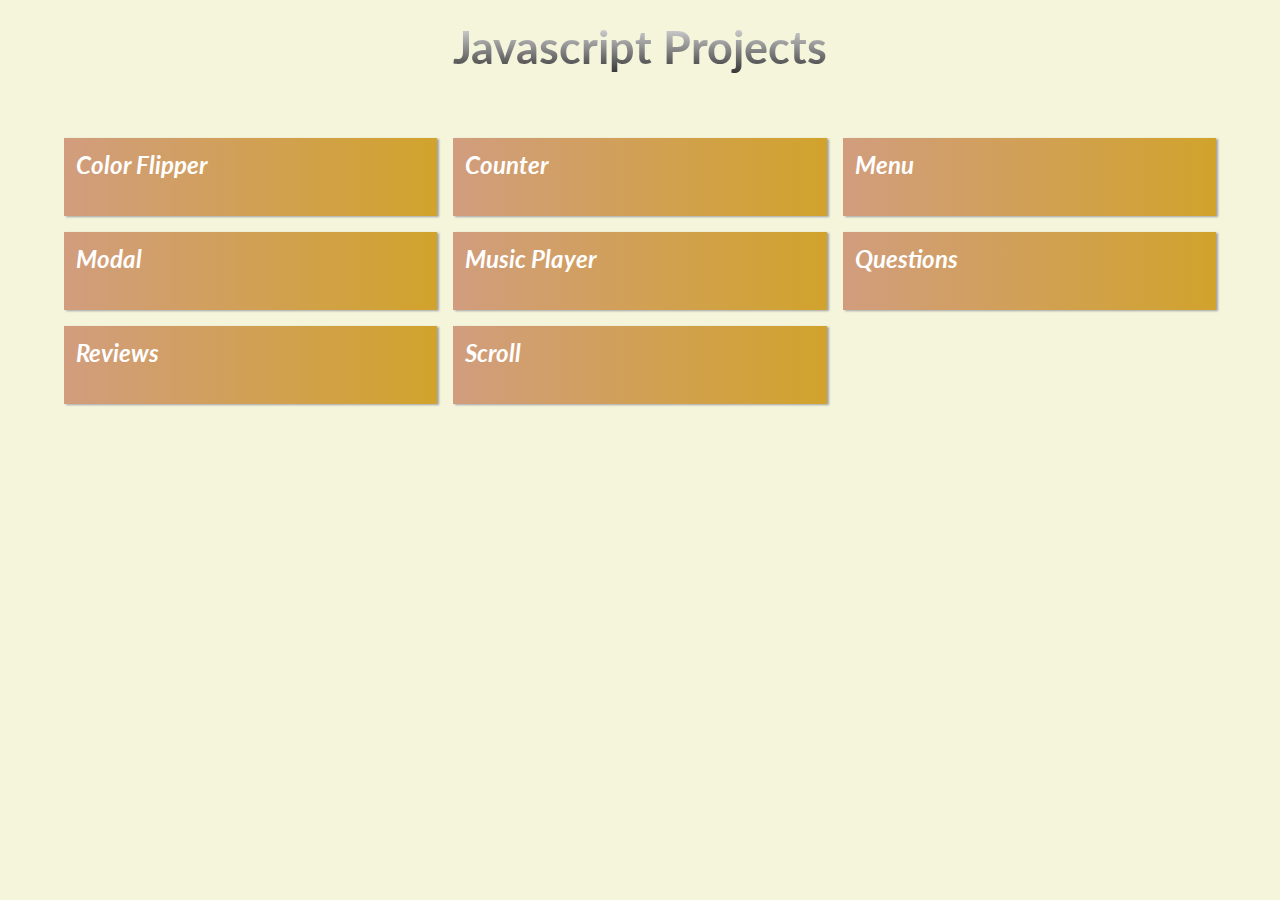
<file: index.html>
<!DOCTYPE html>
<html lang="en">

<head>
    <meta charset="UTF-8" />
    <meta http-equiv="X-UA-Compatible" content="IE=edge" />
    <meta name="viewport" content="width=device-width, initial-scale=1.0" />
    <link rel="stylesheet" href="./style.css" />
    <title>All JS</title>
</head>

<body>
    <main>
        <div class="heading">
            <h1>Javascript Projects</h1>
            
        </div>
        <div class="wrapper">
            <div class="cards">
                <div class="project" >
                    <h2>
                        <a href="/color-flipper/index.html" target="_blank">Color Flipper</a>
                    </h2>
                </div>
                <div class="project">
                    <h2>
                        <a href="/counter/index.html" target="_blank">Counter</a>
                    </h2>
                </div>
                <div class="project">
                    <h2>
                        <a href="/menu/index.html" target="_blank">Menu</a>
                    </h2>
                </div>
                <div class="project">
                    <h2>
                        <a href="/modal/index.html" target="_blank">Modal</a>
                    </h2>
                </div>
                <div class="project">
                    <h2>
                        <a href="/music-player/index.html" target="_blank">Music Player</a>
                    </h2>
                </div>
                <div class="project">
                    <h2>
                        <a href="/questions/index.html" target="_blank">Questions</a>
                    </h2>
                </div>
                <div class="project">
                    <h2>
                        <a href="/reviews/index.html" target="_blank">Reviews</a>
                    </h2>
                </div>
                 <div class="project">
                    <h2>
                        <a href="/scroll/index.html" target="_blank">Scroll</a>
                    </h2>
                </div>

            </div>
        </div>
        </div>
    </main>

    <!-- <script src="app.js"></script> -->
    <script src="app.js"></script>
</body>

</html>
</file>
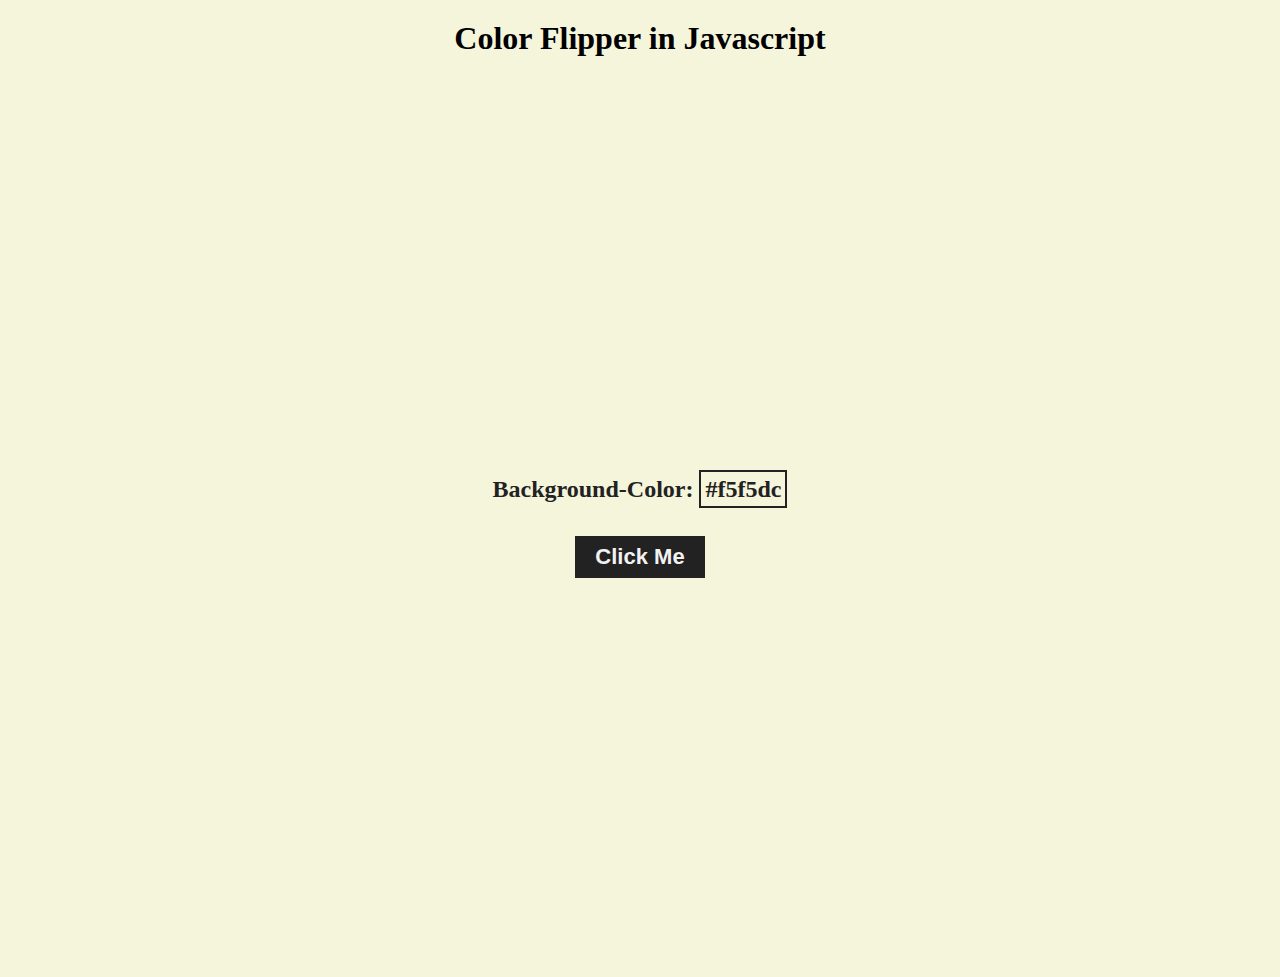
<file: color-flipper/index.html>
<!DOCTYPE html>
<html lang="en">
	<head>
		<meta charset="UTF-8" />
		<meta http-equiv="X-UA-Compatible" content="IE=edge" />
		<meta name="viewport" content="width=device-width, initial-scale=1.0" />
		<link rel="stylesheet" href="./style.css" />
		<title>Color Flipper</title>
	</head>
	<body>
		<div class="heading">
			<h1>Color Flipper in Javascript</h1>
		</div>
		<main>
			<div class="wrapper">
				<div class="main-data">
					<h2>
						Background-Color: <span class="color">#f5f5dc</span>
					</h2>
					<div class="btn-wrapper">
						<button id="btn" class="btn">Click Me</button>
					</div>
				</div>
			</div>
		</main>

		<!-- <script src="app.js"></script> -->
		<script src="hex.js"></script>
	</body>
</html>
</file>
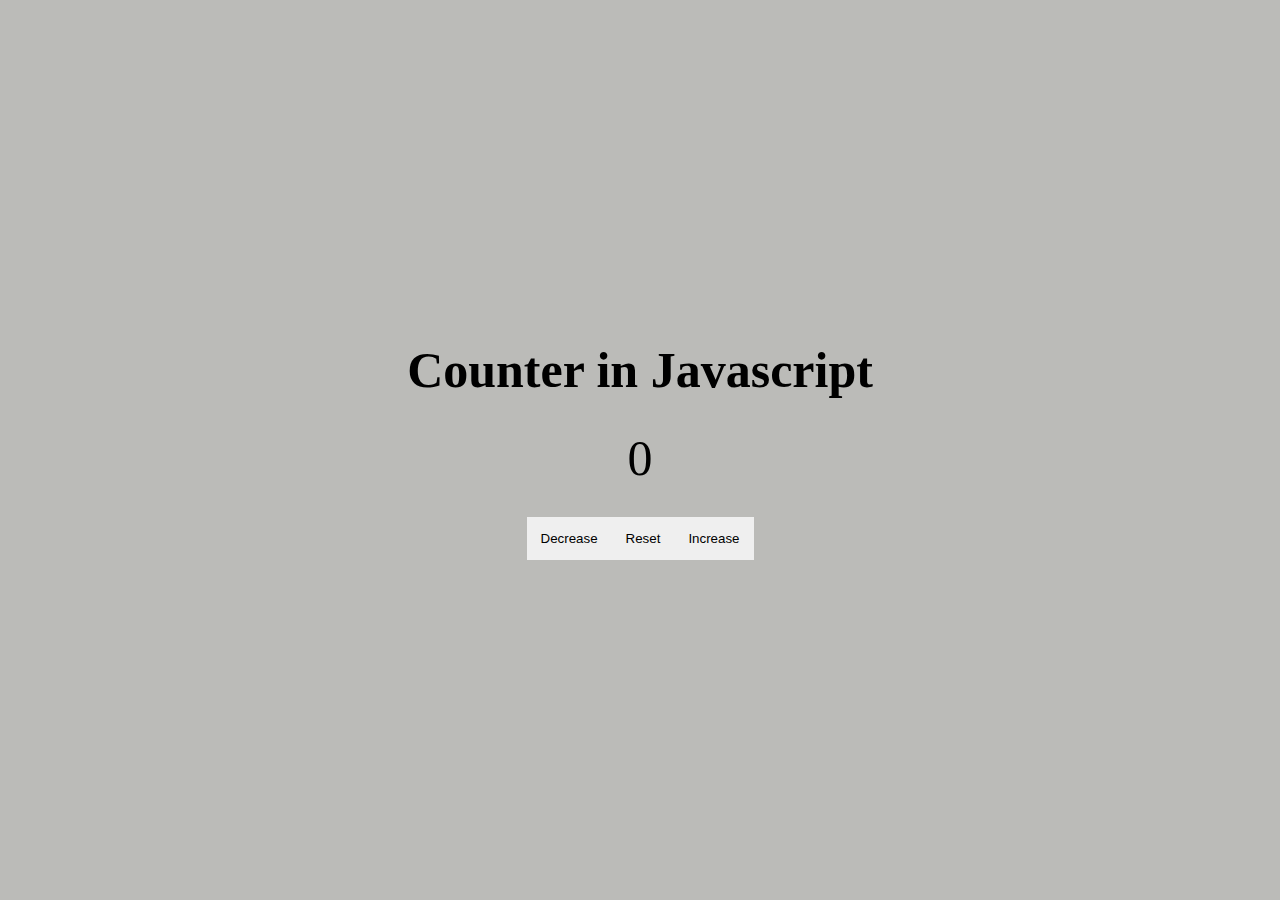
<file: counter/index.html>
<!DOCTYPE html>
<html lang="en">
	<head>
		<meta charset="UTF-8" />
		<meta http-equiv="X-UA-Compatible" content="IE=edge" />
		<meta name="viewport" content="width=device-width, initial-scale=1.0" />
		<link rel="stylesheet" href="style.css" />
		<title>Counter in JS</title>
	</head>
	<body>
		<main>
			<div class="wrapper">
				<div>
					<h1>Counter in Javascript</h1>
					<p class="value" id="value">0</p>
				</div>
				<div class="btn-container">
					<button class="btn decrease">Decrease</button>
					<button class="btn reset">Reset</button>
					<button class="btn increase">Increase</button>
				</div>
			</div>
		</main>

		<script src="./app.js"></script>
	</body>
</html>
</file>
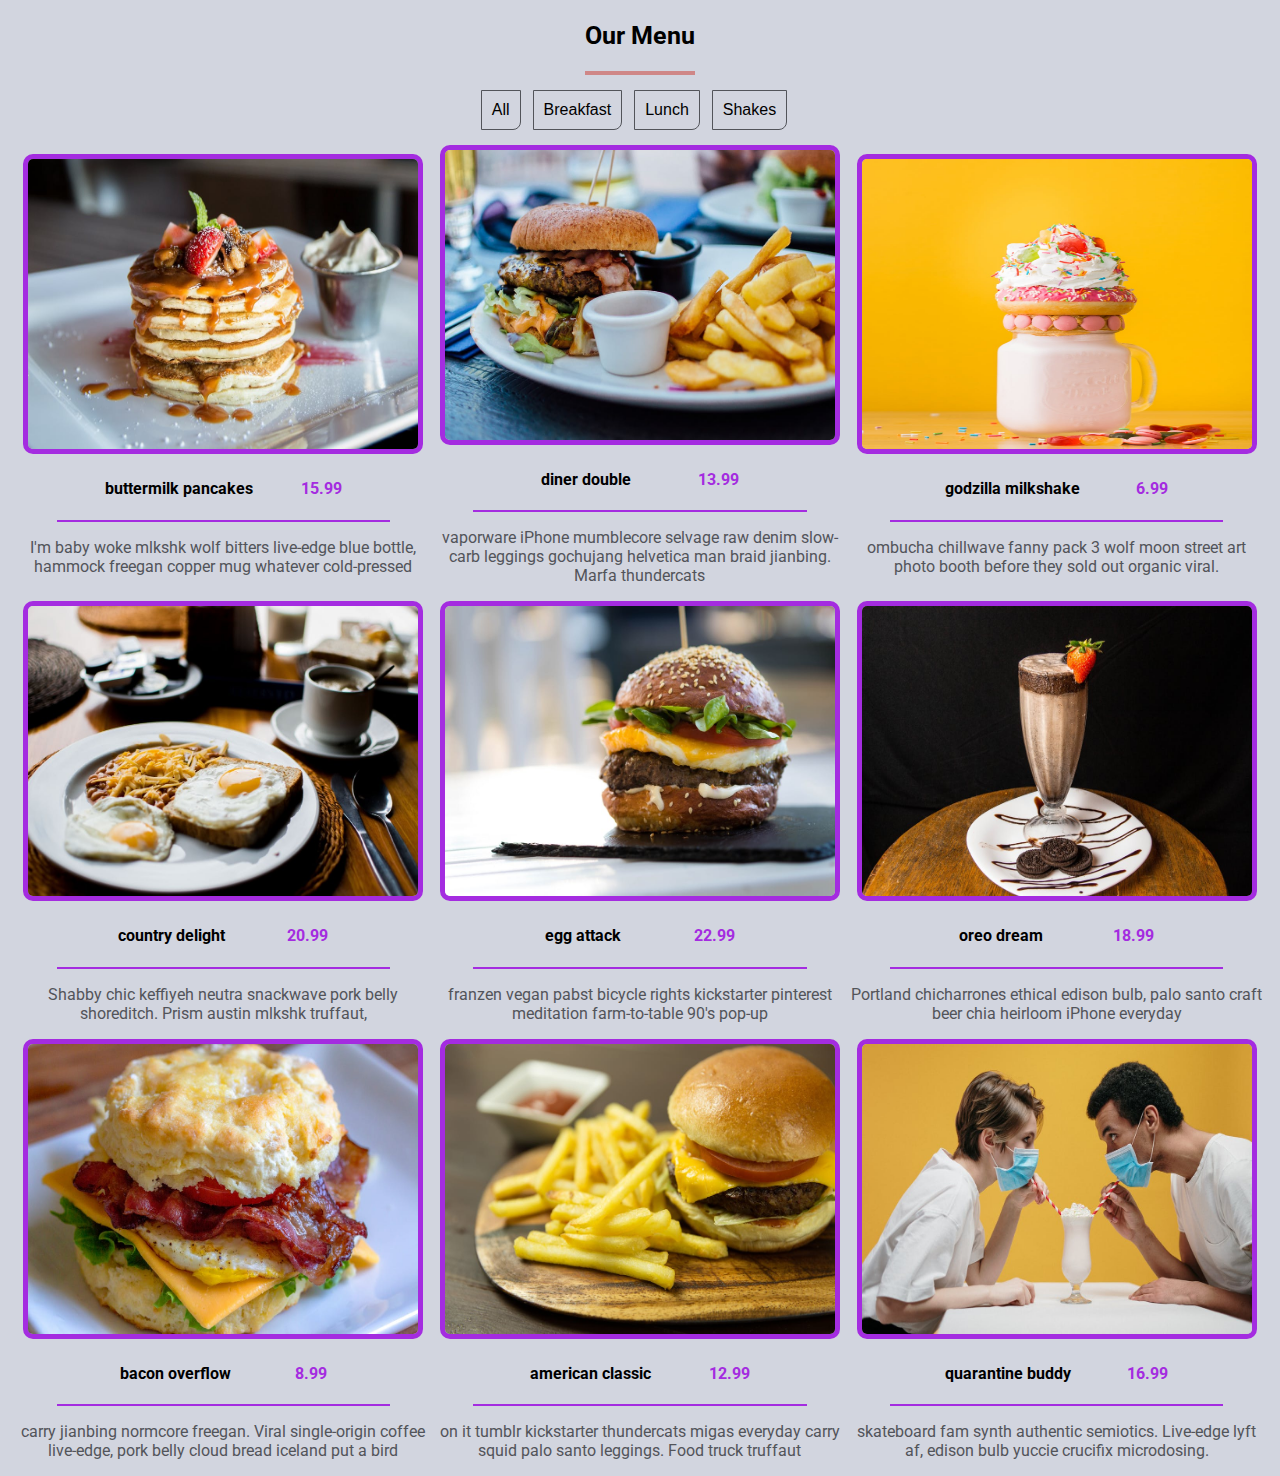
<file: menu/index.html>
<!DOCTYPE html>
<html lang="en">
	<head>
		<meta charset="UTF-8" />
		<meta http-equiv="X-UA-Compatible" content="IE=edge" />
		<meta name="viewport" content="width=device-width, initial-scale=1.0" />
		<link rel="preconnect" href="https://fonts.googleapis.com" />
		<link rel="preconnect" href="https://fonts.gstatic.com" crossorigin />
		<link
			href="https://fonts.googleapis.com/css2?family=Bangers&family=Lato:ital,wght@0,100;0,300;0,400;0,700;0,900;1,100;1,300;1,400;1,700;1,900&family=Roboto:ital,wght@0,100;0,300;0,400;1,100&display=swap"
			rel="stylesheet"
		/>
		<link
			rel="stylesheet"
			href="https://cdnjs.cloudflare.com/ajax/libs/font-awesome/6.0.0/css/all.min.css"
			integrity="sha512-9usAa10IRO0HhonpyAIVpjrylPvoDwiPUiKdWk5t3PyolY1cOd4DSE0Ga+ri4AuTroPR5aQvXU9xC6qOPnzFeg=="
			crossorigin="anonymous"
			referrerpolicy="no-referrer"
		/>
		<link rel="stylesheet" href="style.css" />
		<title>Menu</title>
	</head>
	<body>
		<section class="menu">
			<!-- Title  -->
			<div class="title">
				<h2>our menu</h2>
				<div class="underline"></div>
			</div>

			<!-- Filter Buttons  -->
			<div class="btn-container">
				<button class="filter-btn" data-id="all">all</button
				><button class="filter-btn" data-id="breakfast">
					breakfast</button
				><button class="filter-btn" data-id="lunch">lunch</button
				><button class="filter-btn" data-id="shakes">shakes</button>
			</div>
			<!-- Menu Items  -->
			<div class="section-center">
				<!-- single item  -->
			</div>
		</section>

		<script src="app.js"></script>
	</body>
</html>
</file>
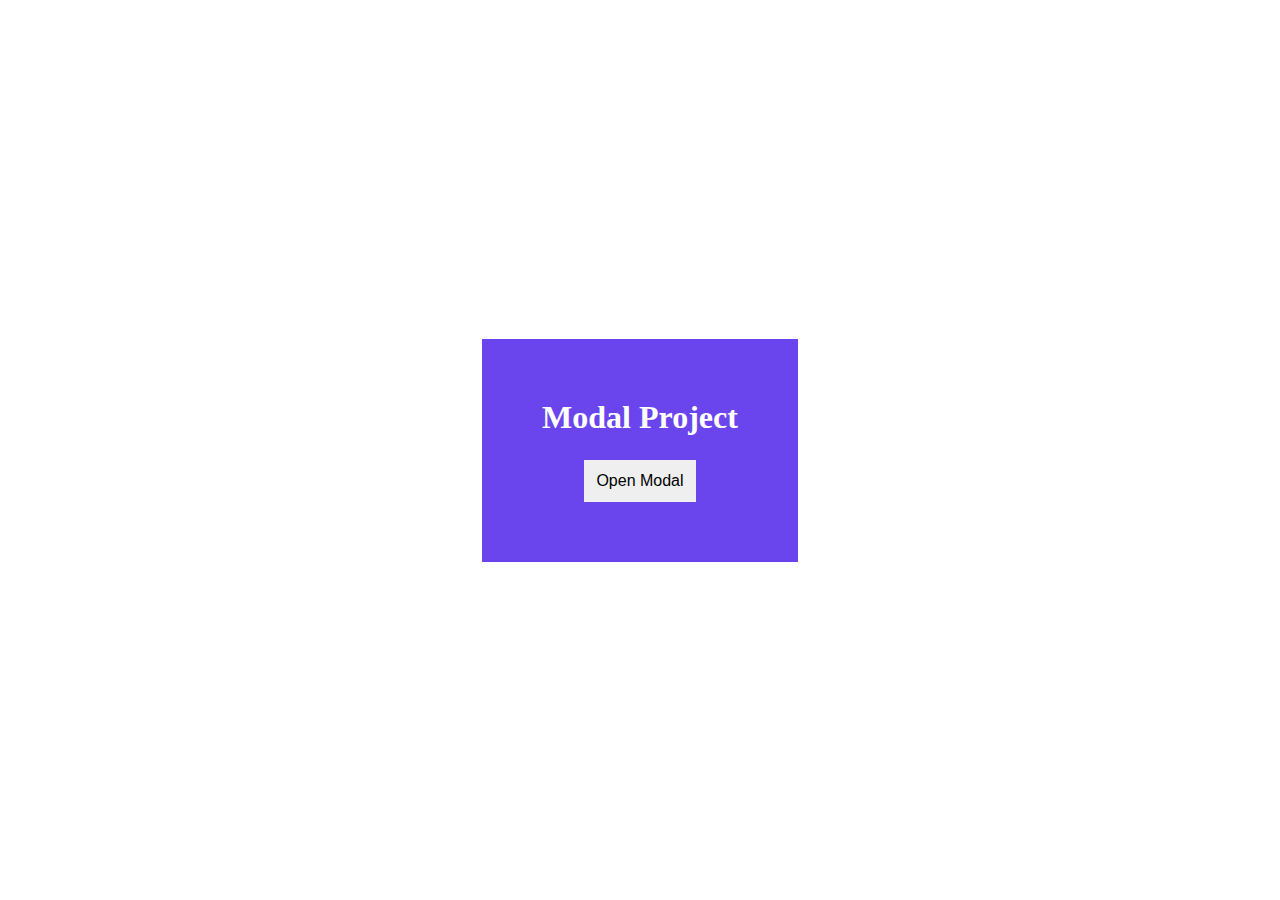
<file: modal/index.html>
<!DOCTYPE html>
<html lang="en">
	<head>
		<meta charset="UTF-8" />
		<meta http-equiv="X-UA-Compatible" content="IE=edge" />
		<meta name="viewport" content="width=device-width, initial-scale=1.0" />
		<title>Modal Project</title>
		<link rel="stylesheet" href="style.css" />
	</head>
	<body>
		<main>
			<section>
				<div class="banner">
					<h1>Modal Project</h1>
					<button class="btn modal-btn">Open Modal</button>
				</div>

				<!-- Modal -->
				<div class="modal-overlay">
					<div class="modal-container">
						<div class="banner">
							<h1>Modal Content</h1>
							<button class="btn close-btn">X</button>
						</div>
					</div>
				</div>
			</section>
		</main>

		<script src="app.js"></script>
	</body>
</html>
</file>
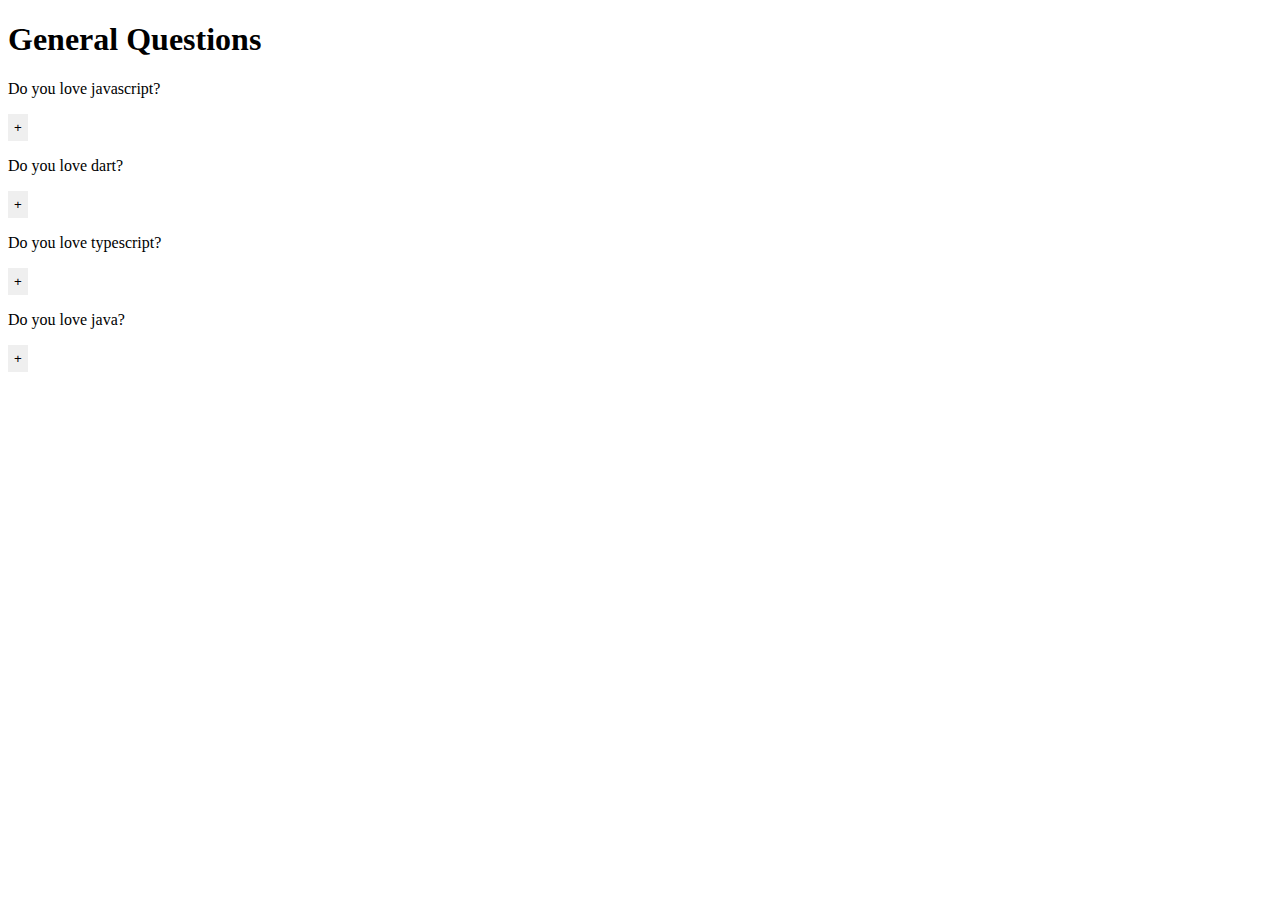
<file: questions/index.html>
<!DOCTYPE html>
<html lang="en">
	<head>
		<meta charset="UTF-8" />
		<meta http-equiv="X-UA-Compatible" content="IE=edge" />
		<meta name="viewport" content="width=device-width, initial-scale=1.0" />
		<title>Questions</title>
		<link rel="stylesheet" href="style.css" />
	</head>
	<body>
		<main>
			<section>
				<div>
					<h1>General Questions</h1>
				</div>

				<article class="question">
					<div class="question-title">
						<p>Do you love javascript?</p>
						<button class="question-btn">
							<span class="plus-icon">+</span>
							<span class="minus-icon">-</span>
						</button>
					</div>
					<div class="question-text">
						Lorem ipsum dolor sit, amet consectetur adipisicing
						elit. Dolorem eos maxime labore, repellendus libero unde
						doloribus sapiente .
					</div>
				</article>

				<article class="question">
					<div class="question-title">
						<p>Do you love dart?</p>
						<button class="question-btn">
							<span class="plus-icon">+</span>
							<span class="minus-icon">-</span>
						</button>
					</div>
					<div class="question-text">
						Lorem ipsum dolor sit, amet consectetur adipisicing
						elit. Dolorem eos maxime labore, repellendus libero unde
						doloribus sapiente .
					</div>
				</article>

				<article class="question">
					<div class="question-title">
						<p>Do you love typescript?</p>
						<button class="question-btn">
							<span class="plus-icon">+</span>
							<span class="minus-icon">-</span>
						</button>
					</div>
					<div class="question-text">
						Lorem ipsum dolor sit, amet consectetur adipisicing
						elit. Dolorem eos maxime labore, repellendus libero unde
						doloribus sapiente .
					</div>
				</article>

				<article class="question">
					<div class="question-title">
						<p>Do you love java?</p>
						<button class="question-btn">
							<span class="plus-icon">+</span>
							<span class="minus-icon">-</span>
						</button>
					</div>
					<div class="question-text">
						Lorem ipsum dolor sit, amet consectetur adipisicing
						elit. Dolorem eos maxime labore, repellendus libero unde
						doloribus sapiente .
					</div>
				</article>
			</section>
		</main>

		<script src="app.js"></script>
	</body>
</html>
</file>
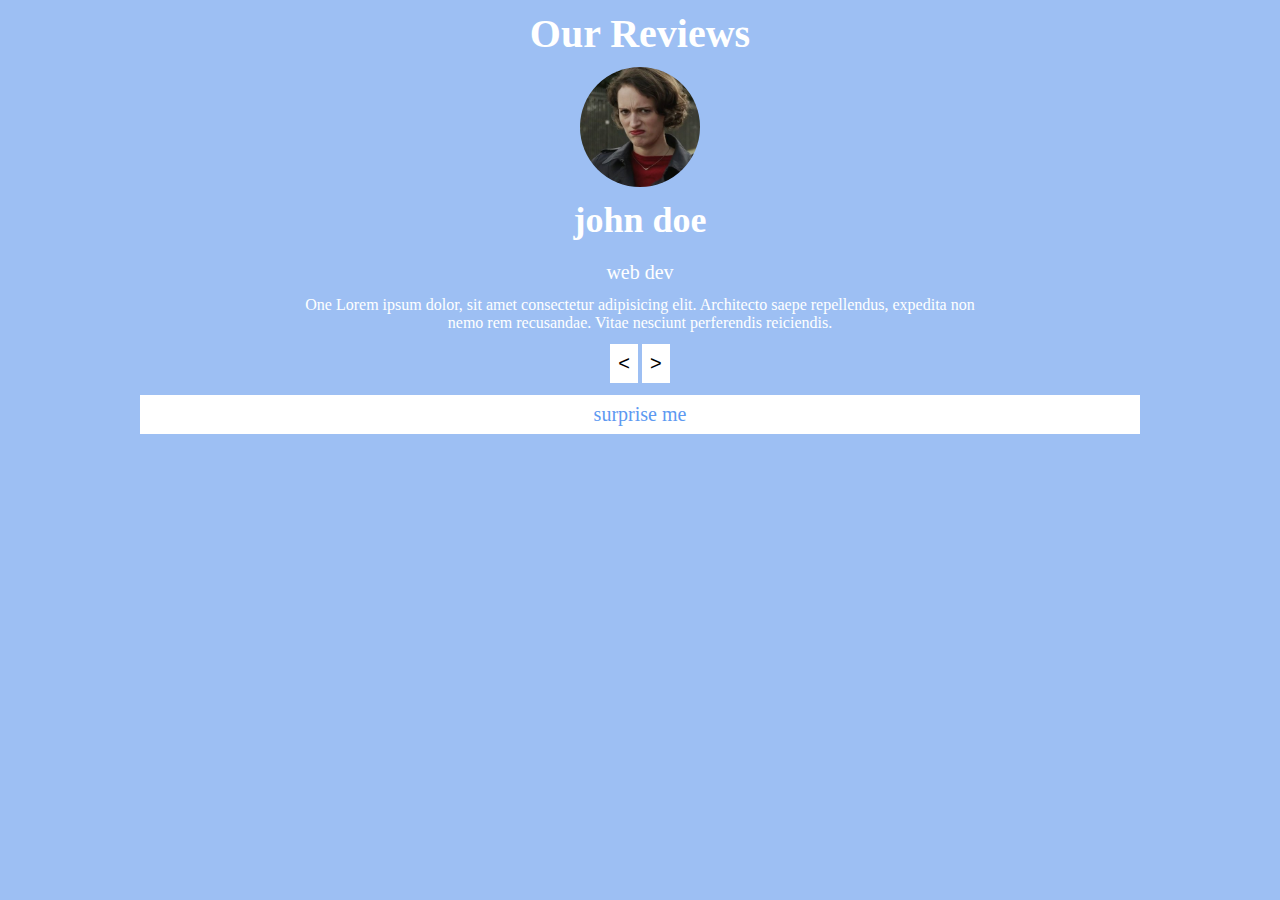
<file: reviews/index.html>
<!DOCTYPE html>
<html lang="en">
	<head>
		<meta charset="UTF-8" />
		<meta http-equiv="X-UA-Compatible" content="IE=edge" />
		<meta name="viewport" content="width=device-width, initial-scale=1.0" />
		<title>Reviews Project</title>
		<link rel="stylesheet" href="style.css" />
	</head>
	<body>
		<main>
			<section class="container">
				<!-- Title -->
				<div class="title">
					<h2>Our Reviews</h2>
					<div class="underline"></div>
				</div>
				<!-- reviews -->
				<article class="review">
					<div class="img-container">
						<img
							src="./person-one.jpg"
							id="person-img"
							alt="person"
						/>
					</div>
					<h4 id="author"></h4>
					<p id="job"></p>
					<p id="info"></p>
				</article>
				<!-- prev next buttons -->
				<div class="button-container">
					<button class="prev-btn">
						<span><</span>
					</button>
					<button class="next-btn">
						<span>></span>
					</button>
				</div>
				<button class="random-btn">surprise me</button>
			</section>
		</main>

		<script src="app.js"></script>
	</body>
</html>
</file>
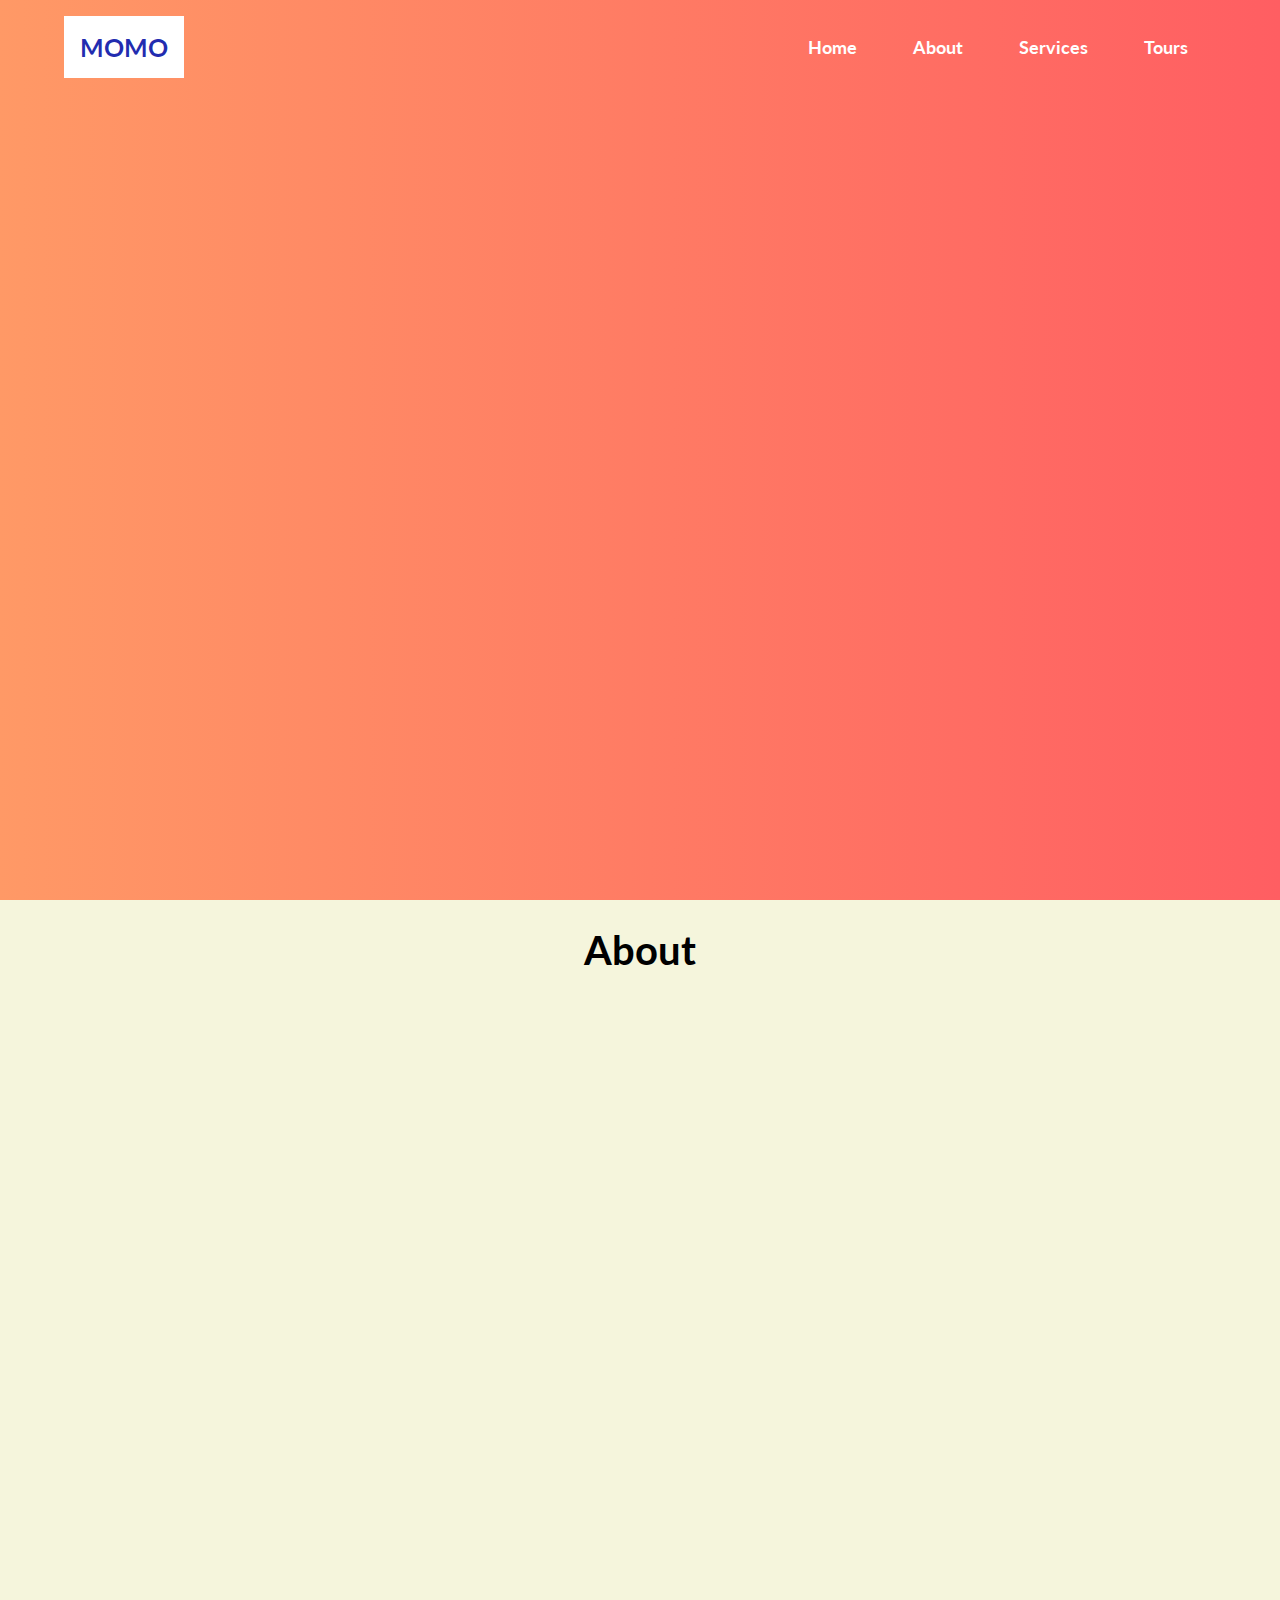
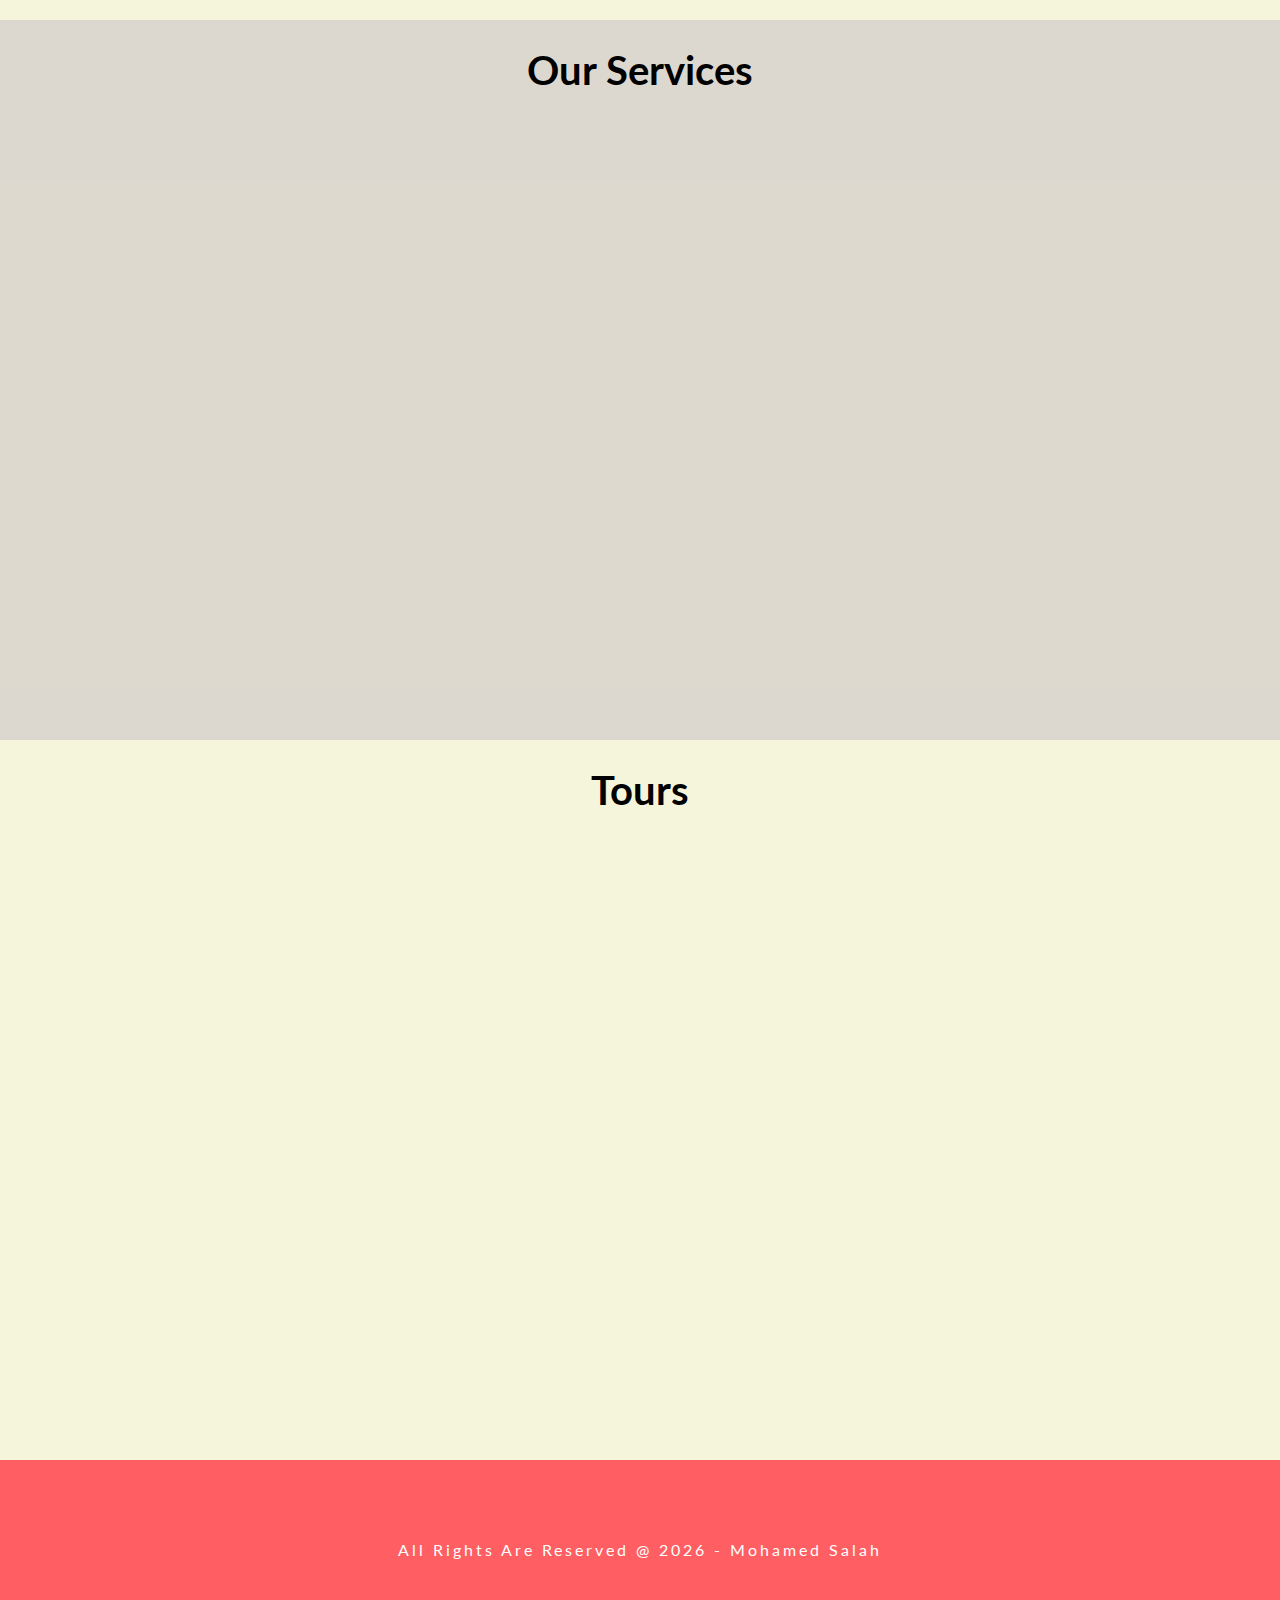
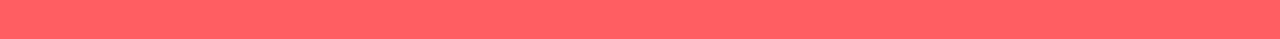
<file: scroll/index.html>
<!DOCTYPE html>
<html lang="en">
  <head>
    <meta charset="UTF-8" />
    <meta http-equiv="X-UA-Compatible" content="IE=edge" />
    <meta name="viewport" content="width=device-width, initial-scale=1.0" />
    <link rel="stylesheet" href="./style.css" />
    <title>Scroll</title>
  </head>
  <body>
    <!-- header  -->
    <header id="home">
      <!-- navbar  -->
      <nav id="nav">
        <div class="nav-center">
          <!-- nav header  -->
          <div class="nav-header">
            <span>MOMO</span>
            <button class="nav-toggle">
              <svg
                xmlns="http://www.w3.org/2000/svg"
                class="h-6 w-6"
                fill="none"
                viewBox="0 0 24 24"
                stroke="currentColor"
                stroke-width="2"
              >
                <path
                  stroke-linecap="round"
                  stroke-linejoin="round"
                  d="M4 6h16M4 12h16m-7 6h7"
                />
              </svg>
            </button>
          </div>
          <!-- links -->
          <div class="links-container">
            <ul class="links">
              <li>
                <a href="#home" class="scroll-link">home</a>
              </li>
              <li>
                <a href="#about" class="scroll-link">about</a>
              </li>
              <li>
                <a href="#services" class="scroll-link">services</a>
              </li>
              <li>
                <a href="#tours" class="scroll-link">tours</a>
              </li>
            </ul>
          </div>
        </div>
      </nav>
    </header>

    <!-- About Section   -->
    <section id="about" class="section">
      <h1>About</h1>
    </section>

    <!-- Services section   -->
    <section id="services" class="section">
      <h1>Our Services</h1>
    </section>

    <!-- Tours section   -->
    <section id="tours" class="section">
      <h1>Tours</h1>
    </section>

    <footer class="section">
      <p>All rights are reserved @ <span id="date"></span> - Mohamed Salah</p>
    </footer>
    <!-- back to top button   -->
    <a href="#home" class="scroll-link top-link">
      <svg
        xmlns="http://www.w3.org/2000/svg"
        class="h-6 w-6"
        fill="none"
        viewBox="0 0 24 24"
        stroke="currentColor"
        stroke-width="2"
      >
        <path
          stroke-linecap="round"
          stroke-linejoin="round"
          d="M8 7l4-4m0 0l4 4m-4-4v18"
        />
      </svg>
    </a>
    <script src="app.js"></script>
  </body>
</html>
</file>
<file: style.css>
@import url("https://fonts.googleapis.com/css2?family=Lato:ital,wght@0,300;0,400;0,700;1,300;1,400&display=swap");
* {
	margin: 0;
	padding: 0;
}
body {
	background-color: #f5f5dc;
}
main {
	height: 100vh;
	display: flex;

	align-items: center;
	flex-direction: column;
}
.heading {
	/* display: flex; */
}

h1 {
	margin: 20px;
	text-align: center;
	font-size: 45px;
	margin-bottom: 4rem;
	font-family: "Lato", sans-serif;
	background: -webkit-linear-gradient(#eee, #333);
	-webkit-background-clip: text;
	-webkit-text-fill-color: transparent;
}
@media screen and (max-width: 600px) {
	h1 {
		font-size: 18px;
	}
}
@media screen and (min-width: 601px) and (max-width: 922px) {
	h1 {
		font-size: 30px;
	}
}
.wrapper {
	color: #fff;
	width: 90%;
}
.cards {
	display: grid;
	grid-gap: 1rem;
	grid-template-columns: repeat(auto-fit, minmax(300px, 1fr));
}

h2 {
	color: #222;
	margin-bottom: 25px;
}
span {
	border: 2px solid #222;
	padding: 4px;
}
.project {
	padding: 12px;
	box-shadow: 2px 1px 2px #a2a2a5;
	/* Created with https://www.css-gradient.com */
	background: #d19d7e;
	background: -webkit-linear-gradient(left, #d19d7e, #d1a32c);
	background: -moz-linear-gradient(left, #d19d7e, #d1a32c);
	background: linear-gradient(to right, #d19d7e, #d1a32c);
}
.project h2 {
	font-size: 24px;
	font-style: italic;
	font-weight: 700;
	font-family: "Lato", sans-serif;
}
.project h2 a {
	text-decoration: none;
	color: #fff;
}
</file>
<file: color-flipper/style.css>
* {
	margin: 0;
	padding: 0;
}
body {
	background-color: #f5f5dc;
}
main {
	height: 100vh;
	display: flex;
	justify-content: center;
	align-items: center;
	flex-direction: column;
}

h1 {
	margin: 20px;
	text-align: center;
}
.wrapper {
	color: #fff;
}
.main-data {
	display: flex;
	flex-direction: column;
}
h2 {
	color: #222;
	margin-bottom: 25px;
}
span {
	border: 2px solid #222;
	padding: 4px;
}
.btn-wrapper {
	margin: auto;
}
.btn {
	outline: none;
	border: none;
	background-color: #222;
	color: #f2f2f2;
	padding: 8px 20px;
	font-size: 22px;
	font-weight: bold;
	margin-top: 8px;
	text-align: center;
	cursor: pointer;
	transition: 0.6 all ease-in-out;
}
.btn:hover {
	box-shadow: 0.7px 0.7px 0.9px #f2f2f2;
}
</file>
<file: counter/style.css>
* {
	padding: 0;
	margin: 0;
}
body {
}
main {
	height: 100vh;
	background-color: rgb(187, 187, 184);
	display: flex;
	justify-content: center;
	align-items: center;
}
.wrapper {
	text-align: center;
}
h1 {
	font-size: 50px;
	font-weight: bold;
}
p {
	margin-top: 30px;
	font-size: 50px;
	text-align: center;
}
.btn-container {
	display: flex;
	justify-content: center;
}
button {
	outline: none;
	border: none;
	padding: 14px;
	margin-top: 30px;
	cursor: pointer;
}
</file>
<file: menu/style.css>
* {
	box-sizing: border-box;
}
body {
	margin: 0;
	padding: 0;
	background-color: #d2d5df;
}
section.menu {
	max-width: 1250px;
	display: flex;
	flex-direction: column;
	justify-content: center;
	align-items: center;
	margin: auto;
	font-family: "Roboto", "sans-serif";
}
.title h2 {
	font-size: 25px;
	font-weight: bolder;
	text-transform: capitalize;
}
.underline {
	width: 100%;
	display: block;
	height: 4px;
	background-color: #cf8787;
}

.section-center {
	margin-top: 15px;
}
article.menu-item {
	display: flex;
	flex-direction: column;
	justify-content: center;
	align-items: center;
}
.section-center {
	display: grid;
	grid-template-columns: repeat(auto-fit, minmax(360px, 1fr));
	align-items: center;
	width: 100%;
}
.section-center img {
	width: 400px;
	height: 300px;
	border: 5px solid #a42ce0;
	border-radius: 10px;
}
.item-info {
	text-align: center;
}
.item-info header {
	display: flex;
	justify-content: space-evenly;
	border-bottom: 2px solid #a42ce0;
	width: 80%;
	margin: 0 auto;
}
.price {
	color: #a42ce0;
}
.item-info p {
	color: #52545a;
}
.btn-container {
	margin-top: 15px;
	display: flex;

	padding: 0 160px;
}
.filter-btn {
	background-color: transparent;
	cursor: pointer;
	outline: none;
	border: 1px solid #52545a;
	border-radius: 0px 0px 8px;
	font-size: 16px;
	text-transform: capitalize;
	padding: 10px;
	margin-right: 12px;
}
.filter-btn:hover {
	background-color: #a42ce0;
	color: #fff;
}
</file>
<file: modal/style.css>
* {
	padding: 0;
	margin: 0;
}

section {
	display: flex;
	justify-content: center;
	align-items: center;
	height: 100vh;
	font-family: "sans-serif";
}
.banner {
	background-color: rgb(106, 69, 238);
	color: #fff;
	margin: 0 auto;
	padding: 60px;
}
.modal-btn {
	outline: none;
	margin-top: 10px;
	border: none;
	padding: 12px;
	cursor: pointer;
	display: block;
	margin: 24px auto auto auto;
	font-size: 16px;
}

.modal-overlay {
	background-color: rgba(244, 233, 216, 0.8);
	position: fixed;
	top: 0;
	left: 0;
	width: 100%;
	height: 100%;
	visibility: hidden;
	z-index: -10;
}
.modal-container {
	display: flex;
	justify-content: center;
	align-items: center;
	margin: 0 auto;
	min-height: 100%;
}
.modal-container .banner {
	background-color: rgba(255, 255, 255, 0.7);
	color: rgb(106, 69, 238);
}
/* // This class for OPEN/CLOSE modal */
.open-modal {
	visibility: visible;
	z-index: 10;
}
.close-btn {
	color: red;
	font-size: 30px;
	outline: none;
	margin-top: 10px;
	border: none;
	padding: 12px;
	cursor: pointer;
	display: block;
	margin: 24px auto auto auto;
	font-size: 16px;
}
</file>
<file: questions/style.css>
.question-text {
	display: none;
}
.show-text .question-text {
	display: block;
}

.question-btn {
	border: none;
	outline: none;
	padding: 6px;
	margin-right: 20px;
	cursor: pointer;
}

.minus-icon {
	display: none;
}
.show-text .minus-icon {
	display: inline;
}
.show-text .plus-icon {
	display: none;
}
</file>
<file: reviews/style.css>
* {
	padding: 0;
	margin: 0;
}

body {
	background: rgba(133, 175, 240, 0.8);
	color: #fff;
	font-family: "sans serif";
}
main {
	display: flex;
	justify-content: center;
	align-items: center;
}
h2 {
	padding: 10px;
	text-align: center;
	font-family: "sans serif";
	font-size: 40px;
}
.container {
	max-width: 1000px;
}
.review {
	margin: auto;
	text-align: center;
}
#person-img {
	border-radius: 50%;
	width: 120px;
	height: 120px;
}
#author {
	font-size: 36px;
	padding: 8px 0;
}
article #job {
	font-size: 20px;
	padding: 12px 0;
}
#info {
	width: 70%;
	margin: auto;
}
.button-container {
	margin: auto;
	text-align: center;
}
.button-container button,
.random-btn {
	background: #fff;
	margin-top: 12px;
	cursor: pointer;
	outline: none;
	border: none;
	padding: 8px;
}
.random-btn {
	width: 100%;
	font-size: 20px;
	color: rgb(93, 153, 241);
	font-family: "sans-serif";
}
button span {
	font-size: 20px;
}
</file>
<file: scroll/style.css>
@import url('https://fonts.googleapis.com/css2?family=Lato:ital,wght@0,100;0,300;0,400;0,700;0,900;1,100;1,300;1,400;1,700;1,900&display=swap');

html {
	scroll-behavior: smooth;
  }
*,
::after,
::before {
  margin: 0;
  padding: 0;
  box-sizing: border-box;
}
body {
	background-color: #f5f5dc;font-family: Lato, sans-serif;
}
main {
	height: 100vh;
	display: flex;
	justify-content: center;
	align-items: center;
	flex-direction: column;
  
}
header {
	min-height: 100vh;
  background: #ff9966; /* fallback for old browsers */
  background: -webkit-linear-gradient(to right, #ff9966, #ff5e62); /* Chrome 10-25, Safari 5.1-6 */
	background: linear-gradient(to right, #ff9966, #ff5e62),
	   center/cover no-repeat;
  }
nav {
	margin: auto;
	padding: 1rem 1.5rem;
  background-color: #fff;
}

.nav-header {
	display: flex;
	justify-content: space-between;
	align-items: center;
	
}
.nav-header span{
	font-size: 25px;
	font-weight: 700;
	cursor: pointer;
  color: rgba(12, 23, 168, 0.904);
  background-color: #fff;
  padding: 1rem;
}
.nav-header button{
	outline: none;
	border: none;
	width: 3rem;
	height: 3rem;
	background-color: transparent;
	cursor: pointer
}
ul {
	list-style-type: none;
  }
  a {
	text-decoration: none;
  }
  .links-container {
      height: 0;
      overflow: hidden;
  }
  .show-links {
    height: 200px;
  }
  .links {
    display: flex;
    justify-content: space-evenly;
    align-content: center;
    flex-direction: column;
  }
  .links li {
    padding: 12px;
  }
  .links li a {
    color: rgb(0, 0, 0);
    text-transform: capitalize;
    font-size: 1.3rem;
  }


  @media screen and (min-width: 800px) {
    nav {
      background-color: transparent;
    }
  .nav-center {
    width: 90vw;
    max-width: 1170px;
    margin: 0 auto;
    display: flex;
    align-items: center;
    justify-content: space-between;
  }
  .nav-header {
    padding: 0;
  }
  .nav-toggle {
    display: none;
    transition:all eas-in-out 0.3s linear;
  }
  .links-container {
    height: auto !important;
  }
  .links {
    display: flex;
    justify-content: center;
    flex-direction: row;
  }
  .links li a {
    /* background: transparent; */
    color: rgb(255, 255, 255);
    font-size: 1.1rem;
    text-transform: capitalize;
    display: block;
    margin: 0 1rem;
    font-weight: bold;
    padding: 0;
  }
  .links a:hover {
    color: #fff	
  }
}
/* fixed nav */
.fixed-nav {
  position: fixed;
  top: 0;
  left: 0;
  width: 100%;
  background: #fff;
  box-shadow:  0 5px 15px rgba(0, 0, 0, 0.1);
}
.fixed-nav .links a {
  color: hsl(206, 56%, 24%);
}
.fixed-nav .links a:hover {
  color:  hsla(182, 63%, 54%);
}

.section {
  padding-bottom: 5rem;
} 
.section:nth-child(odd) {
  background-color: rgba(207, 200, 200, 0.63);
}
.section h1 {
  font-size: 40px;
  text-align: center; 
  padding: 1.6rem 0;
}
footer {
  background-color: #ff5e62 !important;
}
#about,
#services,
#tours {
  height: 80vh;
}




/* back to top icon  */
.top-link {
  font-size: 1.25rem;
  position: fixed;
  bottom: 3rem;
  right: 3rem;
  background: rgba(29, 100, 207, 0.918);
  width: 2rem;
  height: 2rem;
  display: grid;
  place-items: center;
  border-radius: 8px;
  color: #fff;
  animation: bounce 2s ease-in-out infinite;
  visibility: hidden;
  z-index: -100;
}
.show-me {
  visibility: visible;
  z-index: 100;
}

footer {
  background: #4d71e7;
  padding: 5rem 1rem;
}
footer p {
  color:#fff;
  text-align: center;
  text-transform: capitalize;
  letter-spacing: 3px;
  margin-bottom: 0;
}

@keyframes bounce {
  0% {
    transform: scale(1);
  }
  50% {
    transform: scale(1.5);
  }
  100% {
    transform: scale(1);
  }
}
</file>
